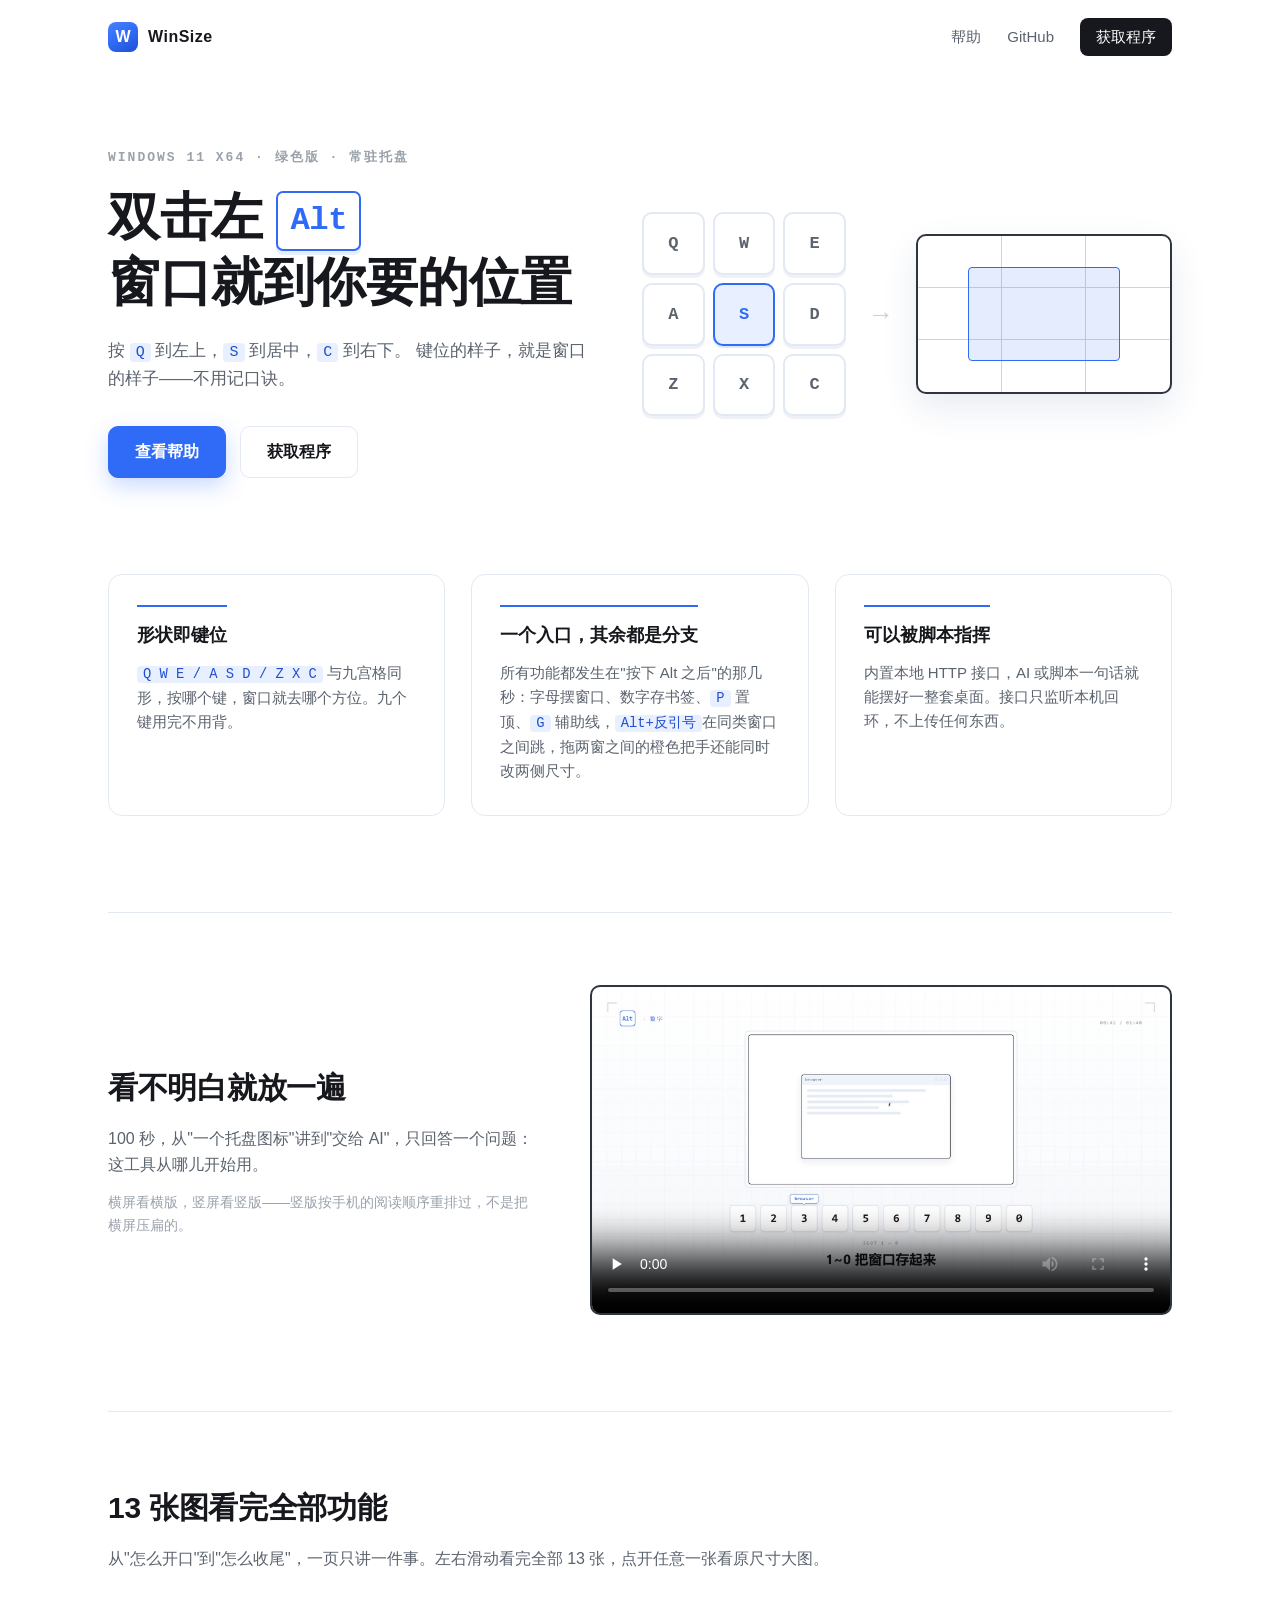
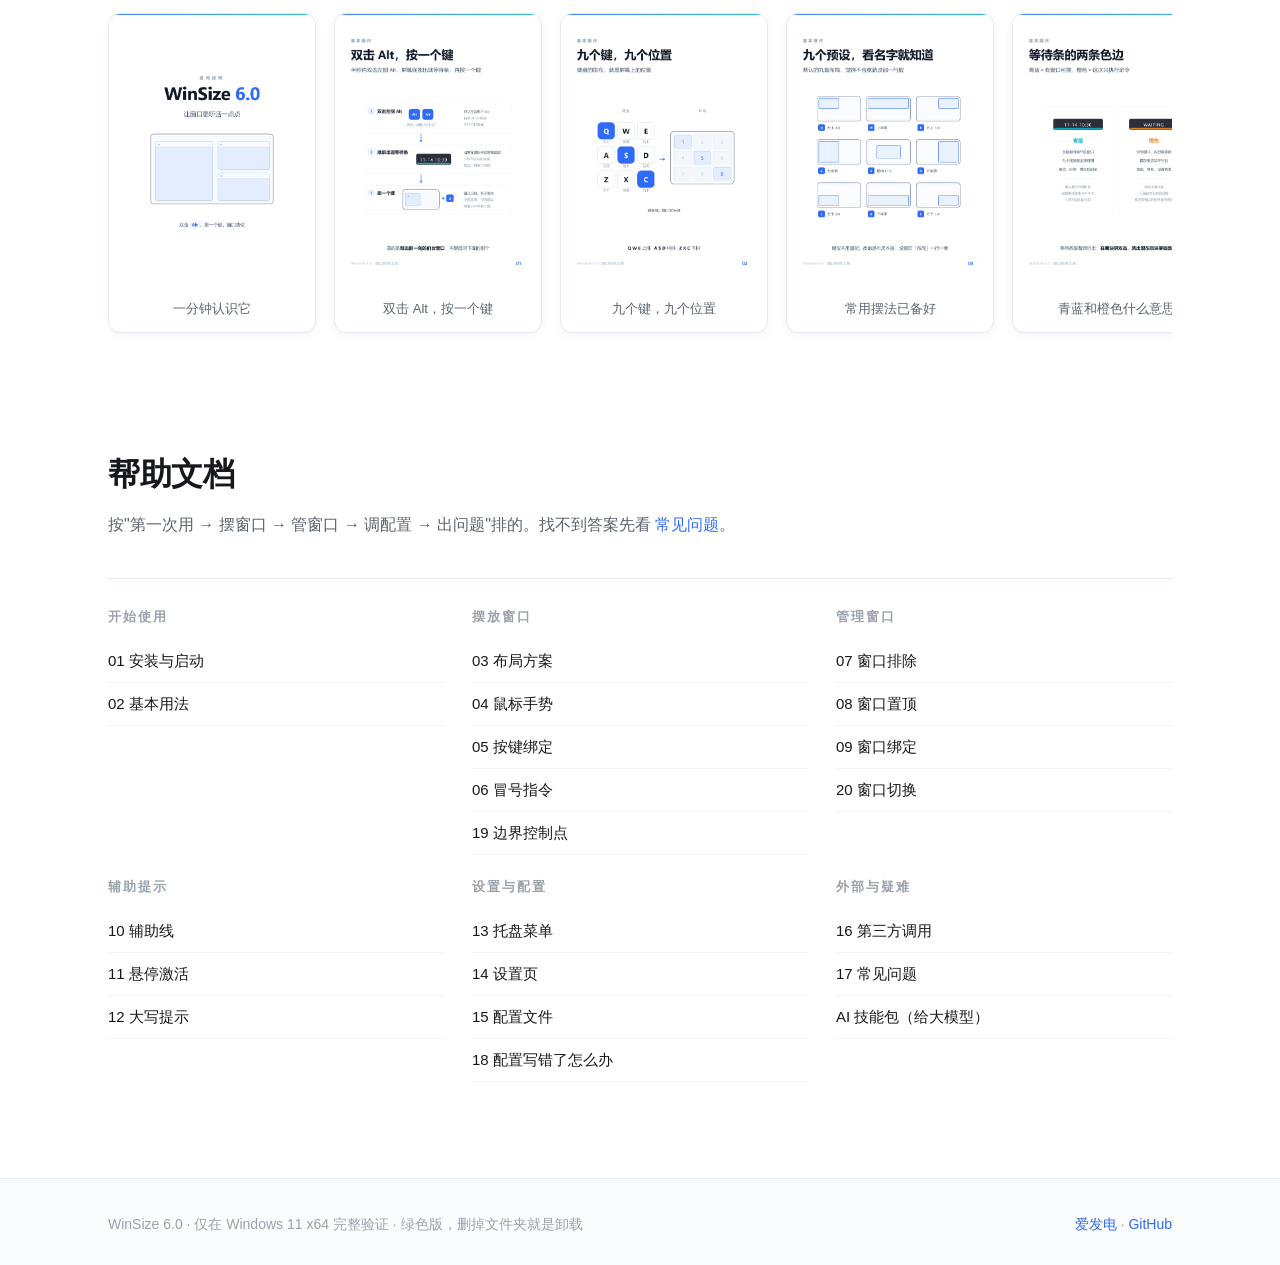
<file: index.html>
<!doctype html>
<html lang="zh-CN">
<head>
<meta charset="utf-8">
<meta name="viewport" content="width=device-width, initial-scale=1">
<title>WinSize — 双击左 Alt，窗口就到你要的位置</title>
<meta name="description" content="WinSize 是一个 Windows 窗口布局工具：双击左 Alt 进入等待态，按一个字母把当前窗口摆到预设位置。">
<link rel="stylesheet" href="./assets/site.css">
</head>
<body>

<header class="topbar">
  <a class="brand" href="./">
    <span class="mark">W</span>
    <span class="name">WinSize</span>
  </a>
  <nav>
    <a href="./help/">帮助</a>
    <a href="https://github.com/dmscode/WinSize" target="_blank" rel="noopener">GitHub</a>
    <a class="get" href="https://afdian.com/item/61ce0baae17711f1b21552540025c377" target="_blank" rel="noopener">获取程序</a>
  </nav>
</header>

<main>

  <!-- hero：一句话 + 键盘与屏幕的对应关系（这也是产品本身的结构） -->
  <section class="hero">
    <div class="hero-text">
      <p class="eyebrow">Windows 11 x64 · 绿色版 · 常驻托盘</p>
      <h1>双击左 <kbd>Alt</kbd><br>窗口就到你要的位置</h1>
      <p class="lead">
        按 <code>Q</code> 到左上，<code>S</code> 到居中，<code>C</code> 到右下。
        键位的样子，就是窗口的样子——不用记口诀。
      </p>
      <div class="actions">
        <a class="btn primary" href="./help/">查看帮助</a>
        <a class="btn" href="https://afdian.com/item/61ce0baae17711f1b21552540025c377" target="_blank" rel="noopener">获取程序</a>
      </div>
    </div>

    <div class="hero-demo" aria-hidden="true">
      <div class="pad">
        <span>Q</span><span>W</span><span>E</span>
        <span>A</span><span class="on">S</span><span>D</span>
        <span>Z</span><span>X</span><span>C</span>
      </div>
      <div class="link" aria-hidden="true">→</div>
      <div class="screen">
        <span></span><span></span><span></span>
        <span></span><span></span><span></span>
        <span></span><span></span><span></span>
        <!-- S 对应的是 Center 布局 `20|20|60|60`：一个 60% 的居中窗口，
             不是"中间那一格"。高亮必须按真实几何画，否则示意图和实际行为对不上。 -->
        <div class="win60"></div>
      </div>
    </div>
  </section>

  <!-- 三个卖点：只讲"和别的窗口工具不一样"的地方 -->
  <section class="features">
    <article>
      <h3>形状即键位</h3>
      <p><code>Q W E / A S D / Z X C</code> 与九宫格同形，按哪个键，窗口就去哪个方位。九个键用完不用背。</p>
    </article>
    <article>
      <h3>一个入口，其余都是分支</h3>
      <p>所有功能都发生在"按下 Alt 之后"的那几秒：字母摆窗口、数字存书签、<code>P</code> 置顶、<code>G</code> 辅助线，<code>Alt+反引号</code>在同类窗口之间跳，拖两窗之间的橙色把手还能同时改两侧尺寸。</p>
    </article>
    <article>
      <h3>可以被脚本指挥</h3>
      <p>内置本地 HTTP 接口，AI 或脚本一句话就能摆好一整套桌面。接口只监听本机回环，不上传任何东西。</p>
    </article>
  </section>

  <!-- 一段演示：横竖两版只放一个，按窗口宽高比二选一（见 site.css 的 aspect-ratio 断点）。
       两个都放进 DOM 但只显示一个：preload="none" 时未播放的那个不会发请求。 -->
  <section class="showcase">
    <div class="showcase-text">
      <h2>看不明白就放一遍</h2>
      <p>100 秒，从"一个托盘图标"讲到"交给 AI"，只回答一个问题：这工具从哪儿开始用。</p>
      <p class="muted">横屏看横版，竖屏看竖版——竖版按手机的阅读顺序重排过，不是把横屏压扁的。</p>
    </div>
    <div class="player">
      <video class="wide" src="./videos/winsize-6.0.mp4" poster="./assets/poster-wide.jpg" controls preload="none" playsinline></video>
      <video class="tall" src="./videos/winsize-6.0-tall.mp4" poster="./assets/poster-tall.jpg" controls preload="none" playsinline></video>
    </div>
  </section>

  <!-- 功能速览：13 张说明图合起来就是全部功能。做成横滚条而不是网格——
       十三张竖版图排成网格会把首页拉长一倍，横滑一次看完，点开看大图。 -->
  <section class="gallery">
    <div class="gallery-head">
      <h2>13 张图看完全部功能</h2>
      <p>从"怎么开口"到"怎么收尾"，一页只讲一件事。左右滑动看完全部 13 张，点开任意一张看原尺寸大图。</p>
    </div>
    <div class="strip">
      <a class="shot" href="./images/00-封面.png" target="_blank" rel="noopener">
        <img src="./images/00-封面.png" alt="说明图 00：封面" width="1242" height="1660">
        <span>一分钟认识它</span>
      </a>
      <a class="shot" href="./images/01-基本交互.png" target="_blank" rel="noopener">
        <img src="./images/01-基本交互.png" alt="说明图 01：双击 Alt，按一个键" loading="lazy" width="1242" height="1660">
        <span>双击 Alt，按一个键</span>
      </a>
      <a class="shot" href="./images/02-九宫格.png" target="_blank" rel="noopener">
        <img src="./images/02-九宫格.png" alt="说明图 02：九个键九个位置" loading="lazy" width="1242" height="1660">
        <span>九个键，九个位置</span>
      </a>
      <a class="shot" href="./images/03-常用摆法.png" target="_blank" rel="noopener">
        <img src="./images/03-常用摆法.png" alt="说明图 03：常用摆法" loading="lazy" width="1242" height="1660">
        <span>常用摆法已备好</span>
      </a>
      <a class="shot" href="./images/04-等待条.png" target="_blank" rel="noopener">
        <img src="./images/04-等待条.png" alt="说明图 04：青蓝与橙色两条边" loading="lazy" width="1242" height="1660">
        <span>青蓝和橙色什么意思</span>
      </a>
      <a class="shot" href="./images/05-轻点九宫格.png" target="_blank" rel="noopener">
        <img src="./images/05-轻点九宫格.png" alt="说明图 05：Alt 加右键轻点" loading="lazy" width="1242" height="1660">
        <span>Alt + 右键轻点</span>
      </a>
      <a class="shot" href="./images/06-拖动框选.png" target="_blank" rel="noopener">
        <img src="./images/06-拖动框选.png" alt="说明图 06：拖动框选" loading="lazy" width="1242" height="1660">
        <span>拖一个框</span>
      </a>
      <a class="shot" href="./images/07-接缝拖拽.png" target="_blank" rel="noopener">
        <img src="./images/07-接缝拖拽.png" alt="说明图 07：拖两窗之间的把手" loading="lazy" width="1242" height="1660">
        <span>拖两窗之间的把手</span>
      </a>
      <a class="shot" href="./images/08-布局规则.png" target="_blank" rel="noopener">
        <img src="./images/08-布局规则.png" alt="说明图 08：布局写成一行" loading="lazy" width="1242" height="1660">
        <span>布局写成一行字</span>
      </a>
      <a class="shot" href="./images/09-其余能力.png" target="_blank" rel="noopener">
        <img src="./images/09-其余能力.png" alt="说明图 09：置顶、绑定、辅助线等" loading="lazy" width="1242" height="1660">
        <span>置顶、绑定、辅助线</span>
      </a>
      <a class="shot" href="./images/10-设置页.png" target="_blank" rel="noopener">
        <img src="./images/10-设置页.png" alt="说明图 10：设置页在浏览器里" loading="lazy" width="1242" height="1660">
        <span>设置页在浏览器里开</span>
      </a>
      <a class="shot" href="./images/11-外部接入.png" target="_blank" rel="noopener">
        <img src="./images/11-外部接入.png" alt="说明图 11：脚本与 AI 也能调" loading="lazy" width="1242" height="1660">
        <span>脚本和 AI 也能调</span>
      </a>
      <a class="shot" href="./images/12-速查表.png" target="_blank" rel="noopener">
        <img src="./images/12-速查表.png" alt="说明图 12：速查表" loading="lazy" width="1242" height="1660">
        <span>一页速查表</span>
      </a>
    </div>
  </section>

  <!-- 帮助目录：与 help/README.md 的五组一致 -->
  <section class="docs">
    <div class="docs-head">
      <h2>帮助文档</h2>
      <p>按"第一次用 → 摆窗口 → 管窗口 → 调配置 → 出问题"排的。找不到答案先看 <a href="./help/#/17-常见问题">常见问题</a>。</p>
    </div>

    <div class="doc-grid">
      <div class="doc-col">
        <h4>开始使用</h4>
        <a href="./help/#/01-安装与启动">01 安装与启动</a>
        <a href="./help/#/02-基本用法">02 基本用法</a>
      </div>
      <div class="doc-col">
        <h4>摆放窗口</h4>
        <a href="./help/#/03-布局方案">03 布局方案</a>
        <a href="./help/#/04-鼠标手势">04 鼠标手势</a>
        <a href="./help/#/05-按键绑定">05 按键绑定</a>
        <a href="./help/#/06-冒号指令">06 冒号指令</a>
        <a href="./help/#/19-边界控制点">19 边界控制点</a>
      </div>
      <div class="doc-col">
        <h4>管理窗口</h4>
        <a href="./help/#/07-窗口排除">07 窗口排除</a>
        <a href="./help/#/08-窗口置顶">08 窗口置顶</a>
        <a href="./help/#/09-窗口绑定">09 窗口绑定</a>
        <a href="./help/#/20-窗口切换">20 窗口切换</a>
      </div>
      <div class="doc-col">
        <h4>辅助提示</h4>
        <a href="./help/#/10-辅助线">10 辅助线</a>
        <a href="./help/#/11-悬停激活">11 悬停激活</a>
        <a href="./help/#/12-大写提示">12 大写提示</a>
      </div>
      <div class="doc-col">
        <h4>设置与配置</h4>
        <a href="./help/#/13-托盘菜单">13 托盘菜单</a>
        <a href="./help/#/14-设置页">14 设置页</a>
        <a href="./help/#/15-配置文件">15 配置文件</a>
        <a href="./help/#/18-配置写错了怎么办">18 配置写错了怎么办</a>
      </div>
      <div class="doc-col">
        <h4>外部与疑难</h4>
        <a href="./help/#/16-第三方调用">16 第三方调用</a>
        <a href="./help/#/17-常见问题">17 常见问题</a>
        <!-- 不是帮助文档，是给大模型看的技能包；指向公开仓库，那边可以直接下载 -->
        <a href="https://github.com/dmscode/WinSize/tree/master/skills/winsize">AI 技能包（给大模型）</a>
      </div>
    </div>  </section>

</main>

<footer>
  <div class="foot-inner">
    <p>WinSize 6.0 · 仅在 Windows 11 x64 完整验证 · 绿色版，删掉文件夹就是卸载</p>
    <p><a href="https://afdian.com/item/61ce0baae17711f1b21552540025c377" target="_blank" rel="noopener">爱发电</a> · <a href="https://github.com/dmscode/WinSize" target="_blank" rel="noopener">GitHub</a></p>
  </div>
</footer>

</body>
</html>
</file>
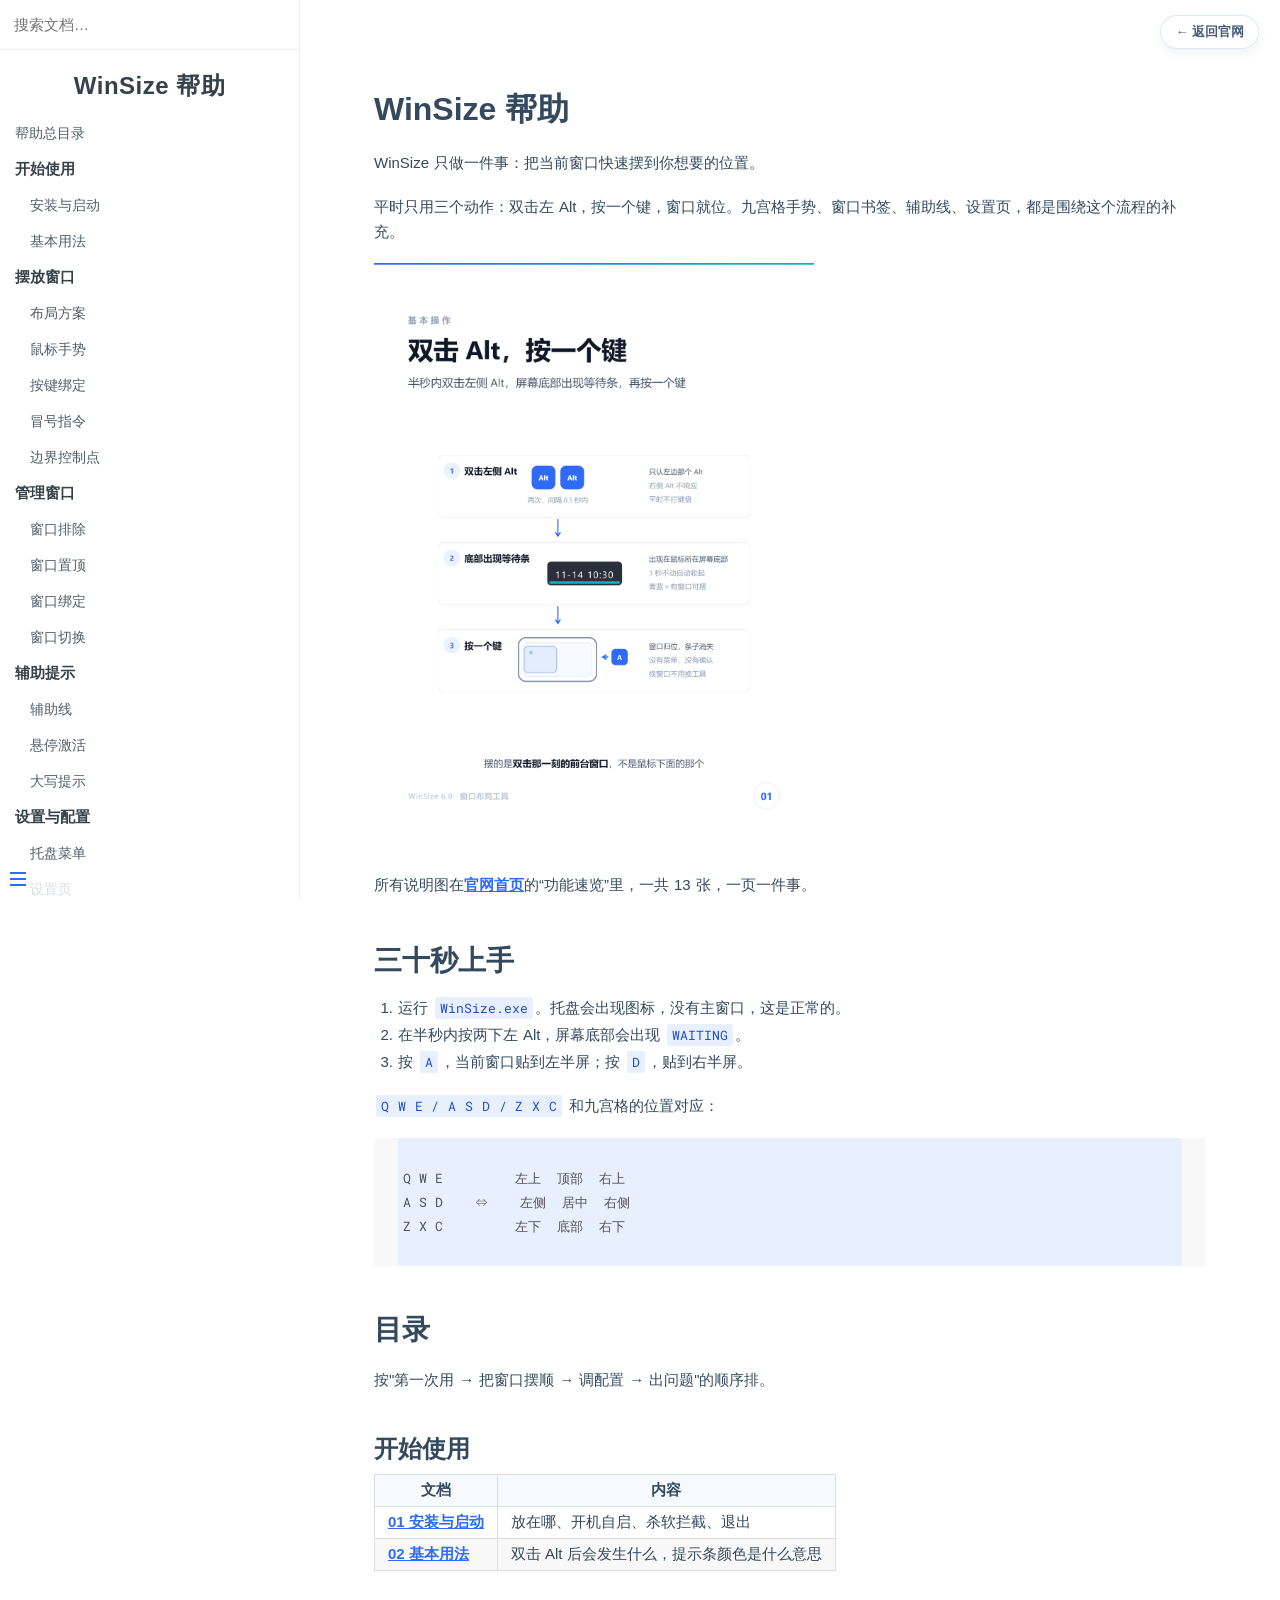
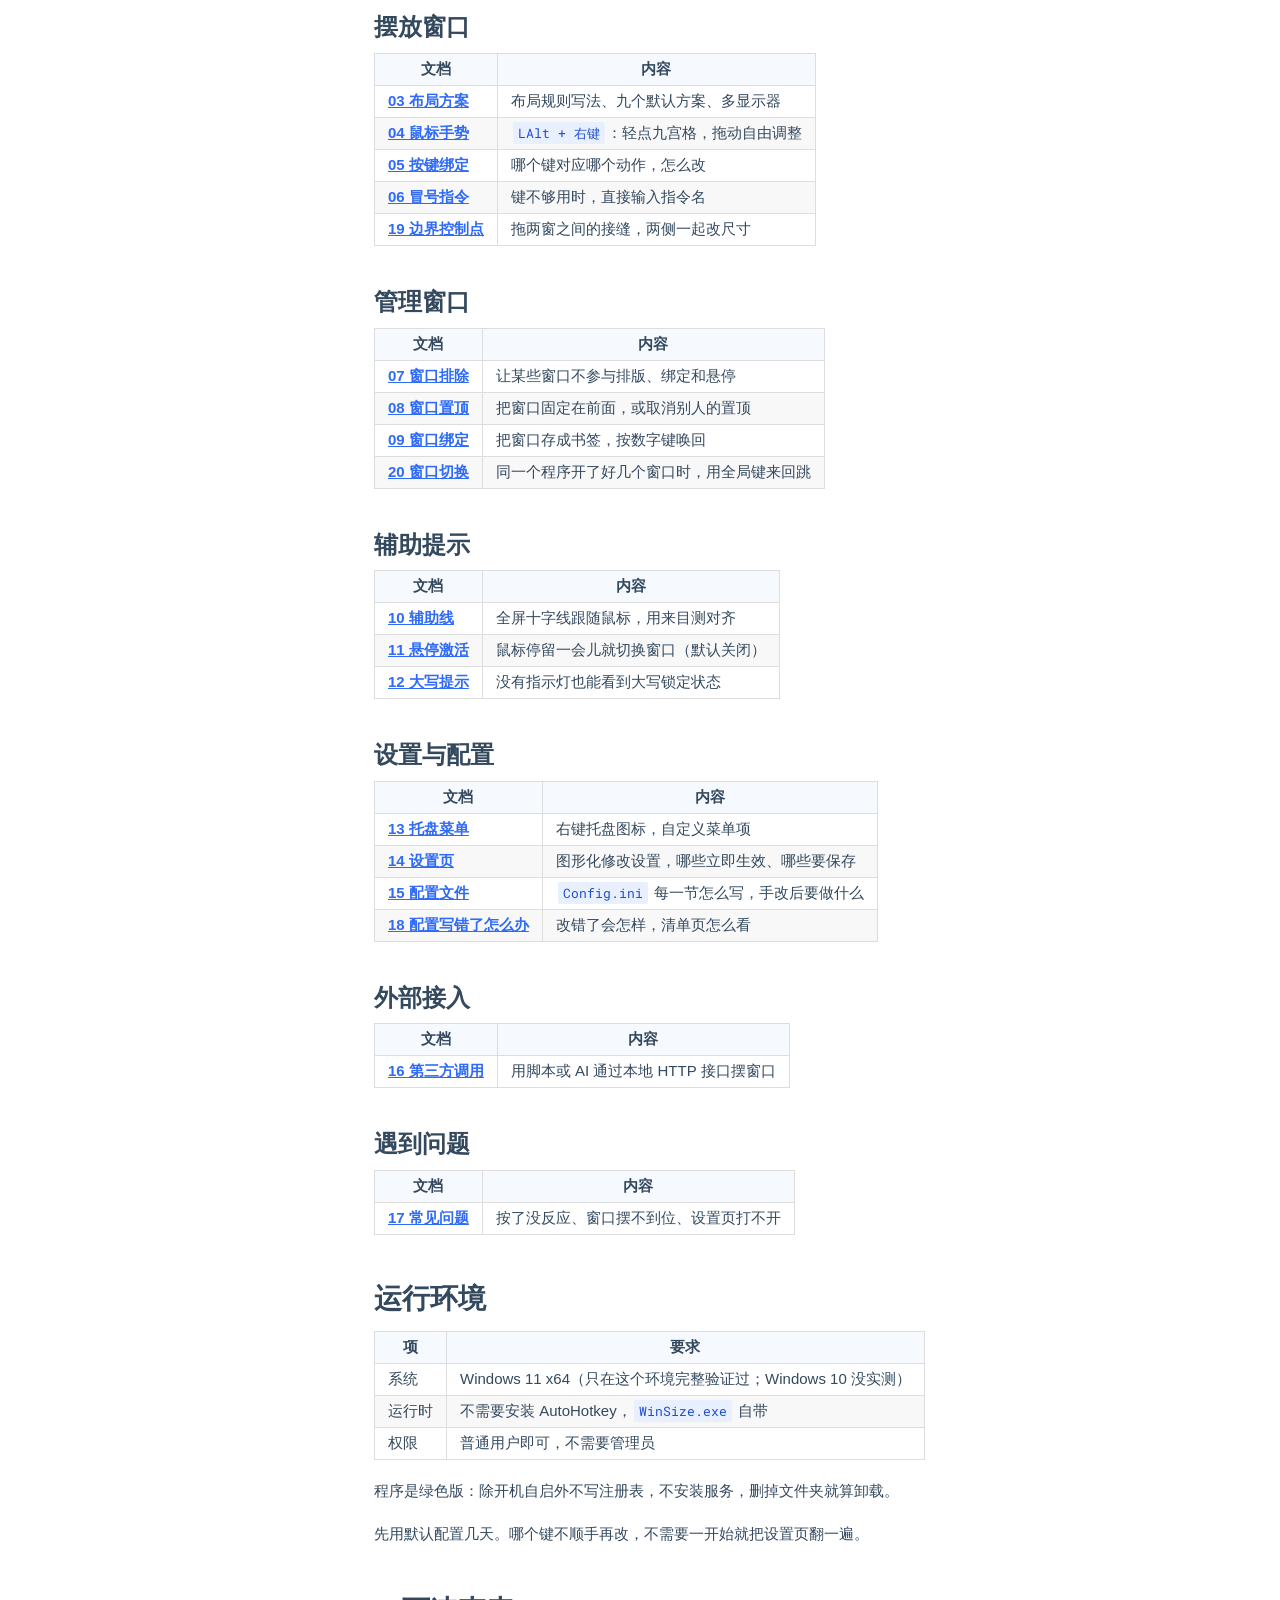
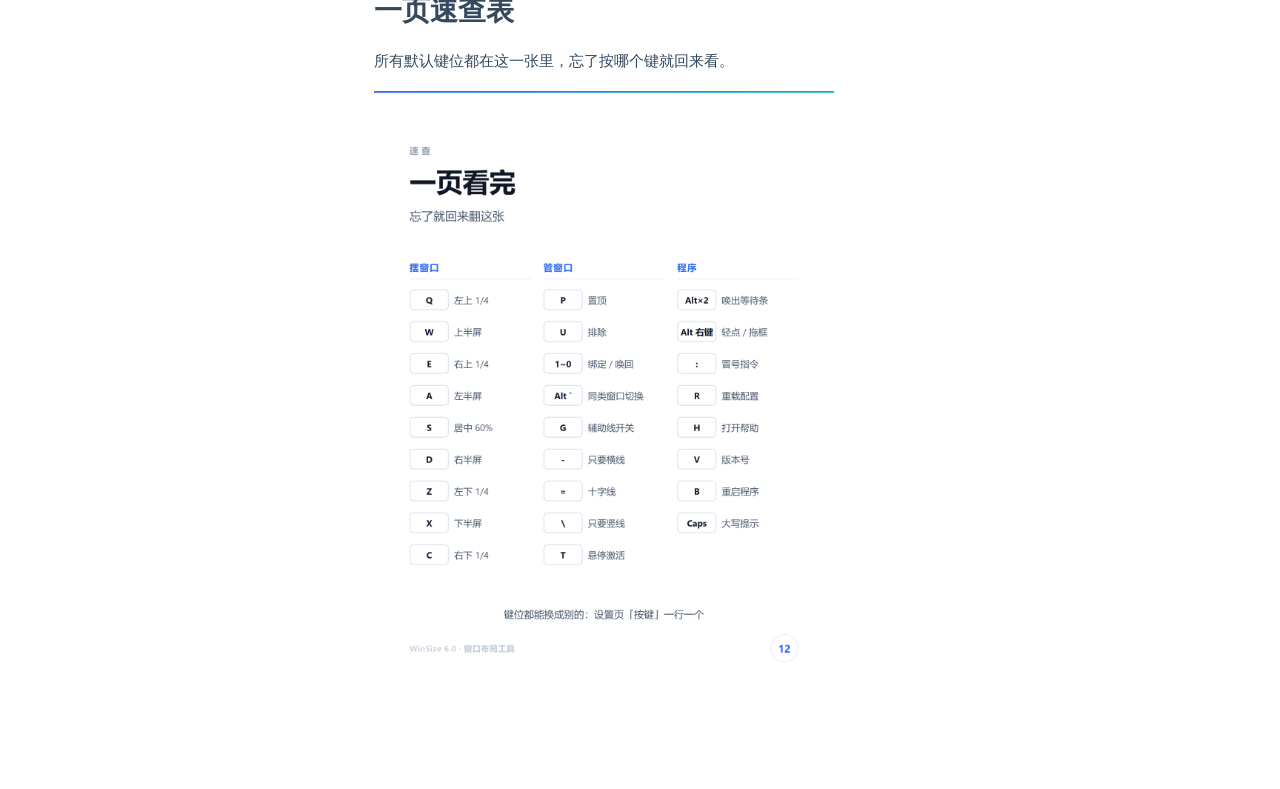
<file: help/index.html>
<!doctype html>
<html lang="zh-CN">
<head>
<meta charset="utf-8">
<meta name="viewport" content="width=device-width, initial-scale=1">
<title>WinSize 帮助</title>
<meta name="description" content="WinSize 使用帮助：安装、布局、鼠标手势、按键绑定、配置与第三方调用。">
<link rel="stylesheet" href="../assets/vue.css">
<style>
  /* 只覆盖必要的几处：字体、主色、侧边栏宽度。其余交给 docsify 的 vue 主题 */
  :root {
    --theme-color: #2F6BF6;
    --sidebar-width: 17rem;
  }
  body {
    font-family: "Segoe UI", "Microsoft YaHei", -apple-system, sans-serif;
    -webkit-font-smoothing: antialiased;
  }
  .sidebar { padding-top: 24px; }
  .sidebar .app-name-link { font-weight: 700; letter-spacing: .5px; }
  .sidebar-nav { line-height: 1.9; }
  .markdown-section { max-width: 920px; padding: 28px 44px 80px; }
  .markdown-section h1, .markdown-section h2, .markdown-section h3 { font-weight: 700; }
  .markdown-section code { background: #E8EFFF; color: #1F4FD0; }
  .markdown-section table th { background: #F6F9FE; }
  /* 顶部那条进度条与侧边栏开关在浅色下太淡 */
  .progress { background-color: #2F6BF6 !important; }
  /* 返回官网放在 #app 外面：docsify 会接管 .sidebar-nav 里的所有链接，
     `../` 这种不带 .md 的相对地址会被当成文档路由而不是跳转。
     普通 <a> 写在挂载点之外，就不经过渲染器，行为可预期。 */
  .back-home {
    position: fixed; right: 22px; top: 16px; z-index: 30;
    padding: 7px 14px; border-radius: 999px;
    font-size: 13px; font-weight: 600; text-decoration: none;
    color: #4A5D7A; background: #FFFFFF;
    box-shadow: 0 0 0 1px #E2E9F3, 0 4px 12px rgba(31, 58, 120, .08);
    transition: color .15s, box-shadow .15s;
  }
  .back-home:hover { color: #2F6BF6; box-shadow: 0 0 0 1px #C9DAF6, 0 6px 16px rgba(47, 107, 246, .14); }
</style>
</head>
<body>

<a class="back-home" href="../">← 返回官网</a>
<div id="app">加载中…</div>

<script>
  window.$docsify = {
    name: 'WinSize 帮助',
    loadSidebar: true,
    subMaxLevel: 2,
    maxLevel: 3,
    homepage: 'README.md',
    // 目录不存在时的兜底，避免点了旧链接看到一片空白
    notFoundPage: { _: '没有这一页。回到 [帮助目录](README.md)，或从左侧挑一篇。' },
    search: {
      placeholder: '搜索文档…',
      noData: '没有找到相关内容',
      depth: 3,
    },
  }
</script>

<script src="../assets/docsify.min.js"></script>
<script src="../assets/search.min.js"></script>

</body>
</html>
</file>
<file: assets/site.css>
/* ------------------------------------------------------------------
   WinSize 官网页样式
   配色与说明图、宣传片同源（浅色精密风）：白底、蓝色主色、黄色只用于
   "当前动作"。不做粒子、不做发光——浅色底的科技感来自对齐与留白。
   ------------------------------------------------------------------ */

* { margin: 0; padding: 0; box-sizing: border-box; }

:root {
  --ink: #16181D;
  --body: #5B636E;
  --mute: #9AA2AC;
  --faint: #C9D2DF;
  --line: #E3E9F2;
  --brand: #2F6BF6;
  --brand-deep: #1F4FD0;
  --brand-soft: #E8EFFF;
  --accent: #FFC24B;
  --edge: #2E3440;
}

html { scroll-behavior: smooth; }

body {
  font-family: "Segoe UI", "Microsoft YaHei", -apple-system, sans-serif;
  color: var(--ink);
  background: #FFFFFF;
  -webkit-font-smoothing: antialiased;
  line-height: 1.6;
}

a { color: var(--brand); text-decoration: none; }
a:hover { text-decoration: underline; }

code, kbd, .mono { font-family: Consolas, "SF Mono", monospace; }

code {
  background: var(--brand-soft); color: var(--brand-deep);
  padding: 1px 6px; border-radius: 4px; font-size: 0.92em;
}

kbd {
  display: inline-block; padding: 2px 10px; border-radius: 7px;
  border: 2px solid var(--brand); background: #FFFFFF; color: var(--brand);
  font-size: 0.78em; font-weight: 700; line-height: 1.5;
  box-shadow: 0 3px 0 var(--brand-soft);
}

/* ---------------------------------------------------------------- 顶栏 */

.topbar {
  position: sticky; top: 0; z-index: 20;
  display: flex; align-items: center; justify-content: space-between;
  max-width: 1120px; margin: 0 auto; padding: 18px 28px;
  background: rgba(255, 255, 255, 0.86);
  backdrop-filter: saturate(180%) blur(12px);
  border-bottom: 1px solid transparent;
}
.topbar .brand { display: flex; align-items: center; gap: 10px; color: var(--ink); }
.topbar .brand:hover { text-decoration: none; }
.topbar .mark {
  width: 30px; height: 30px; border-radius: 8px;
  background: linear-gradient(150deg, #4C81FF, var(--brand) 50%, var(--brand-deep));
  color: #FFF; font-weight: 700; font-size: 16px;
  display: flex; align-items: center; justify-content: center;
}
.topbar .name { font-weight: 700; letter-spacing: 0.5px; }

.topbar nav { display: flex; align-items: center; gap: 26px; font-size: 15px; }
.topbar nav a { color: var(--body); }
.topbar nav a:hover { color: var(--ink); text-decoration: none; }
.topbar nav .get {
  padding: 7px 16px; border-radius: 8px; background: var(--ink); color: #FFF;
}
.topbar nav .get:hover { background: #000; }

/* ---------------------------------------------------------------- 通用 */

main { max-width: 1120px; margin: 0 auto; padding: 0 28px; }

.btn {
  display: inline-flex; align-items: center; gap: 8px;
  padding: 12px 26px; border-radius: 10px; font-size: 16px; font-weight: 600;
  border: 1.5px solid var(--line); color: var(--ink); background: #FFF;
  transition: border-color .18s, transform .18s;
}
.btn:hover { text-decoration: none; border-color: var(--faint); }
.btn.primary {
  background: var(--brand); border-color: var(--brand); color: #FFF;
  box-shadow: 0 8px 22px rgba(47, 107, 246, 0.26);
}
.btn.primary:hover { background: var(--brand-deep); border-color: var(--brand-deep); }

/* ---------------------------------------------------------------- hero */

.hero {
  display: grid; grid-template-columns: 1.05fr 0.95fr; gap: 56px;
  align-items: center; padding: 76px 0 96px;
}

.eyebrow {
  font: 600 13px/1 Consolas, monospace; letter-spacing: 2px;
  color: var(--mute); text-transform: uppercase; margin-bottom: 22px;
}

.hero h1 {
  font-size: 52px; line-height: 1.22; letter-spacing: -0.5px;
  font-weight: 700;
}
.hero h1 kbd {
  font-size: 0.62em; padding: 4px 12px; vertical-align: 6px;
  box-shadow: 0 4px 0 var(--brand-soft);
}

.lead {
  margin-top: 22px; font-size: 17px; color: var(--body); max-width: 30em;
}
.lead code { font-size: 15px; }

.actions { margin-top: 34px; display: flex; gap: 14px; flex-wrap: wrap; }

/* 键盘与屏幕的对应：这一块就是产品结构本身，不放装饰图 */
.hero-demo {
  display: flex; align-items: center; justify-content: center; gap: 22px;
}

.pad, .screen {
  display: grid; grid-template-columns: repeat(3, 1fr); gap: 8px;
}
.pad { width: 204px; }
.pad span {
  aspect-ratio: 1; display: flex; align-items: center; justify-content: center;
  background: #FFF; border: 2px solid var(--line); border-radius: 10px;
  font: 700 17px/1 Consolas, monospace; color: var(--body);
  box-shadow: 0 3px 0 #EEF2F8;
}
.pad span.on {
  background: var(--brand-soft); border-color: var(--brand); color: var(--brand);
  box-shadow: 0 2px 0 rgba(47, 107, 246, 0.18);
}

/* 中间不用三根线：并排两个九宫格已经能看出"同形"，一个箭头足够，
   线多了反而像接线图 */
.link {
  font-size: 26px; line-height: 1; color: var(--faint);
  font-weight: 300; user-select: none;
}

.screen {
  width: 256px; aspect-ratio: 16 / 10;
  grid-template-rows: repeat(3, 1fr); gap: 0;
  border: 2px solid var(--edge); border-radius: 10px; overflow: hidden;
  background: #FFF; box-shadow: 0 14px 34px rgba(31, 58, 120, 0.10);
}
.screen span { border-right: 1.5px solid #C6D5EA; border-bottom: 1.5px solid #C6D5EA; }
.screen span:nth-child(3n) { border-right: 0; }
.screen span:nth-child(n + 7) { border-bottom: 0; }
.screen span.on { background: var(--brand-soft); }
/* 居中 60% 的窗口：按 `20sw|20sh|60sw|60sh` 的实际比例画 */
.screen { position: relative; }
.win60 {
  position: absolute; left: 20%; top: 20%; width: 60%; height: 60%;
  background: rgba(47, 107, 246, 0.13);
  border: 1.5px solid var(--brand); border-radius: 4px;
}

/* ---------------------------------------------------------------- 卖点 */

.features {
  display: grid; grid-template-columns: repeat(3, 1fr); gap: 26px;
  padding: 0 0 96px;
}
.features article {
  padding: 30px 28px 32px; border-radius: 14px;
  border: 1.5px solid var(--line); background: #FFF;
}
.features h3 {
  font-size: 18px; font-weight: 700; margin-bottom: 12px;
  padding-top: 14px; border-top: 2px solid var(--brand); display: inline-block;
}
.features p { font-size: 15px; color: var(--body); }

/* ---------------------------------------------------------------- 文档 */

.docs { padding: 0 0 96px; }
.docs-head { max-width: 46em; margin-bottom: 40px; }
.docs-head h2 { font-size: 32px; font-weight: 700; letter-spacing: -0.3px; }
.docs-head p { margin-top: 12px; color: var(--body); font-size: 16px; }

.doc-grid {
  display: grid; grid-template-columns: repeat(3, 1fr); gap: 26px 28px;
  padding-top: 32px; border-top: 1px solid var(--line);
}
.doc-col h4 {
  font: 600 13px/1 Consolas, monospace; letter-spacing: 2px;
  color: var(--mute); text-transform: uppercase; margin-bottom: 16px;
}
.doc-col a {
  display: block; padding: 9px 0; font-size: 15px; color: var(--ink);
  border-bottom: 1px solid #F2F5FA;
}
.doc-col a:hover { color: var(--brand); text-decoration: none; }

/* ---------------------------------------------------------------- 演示 */

.showcase {
  display: grid; grid-template-columns: 0.85fr 1.15fr; gap: 52px;
  align-items: center; padding: 72px 0 96px;
  border-top: 1px solid var(--line);
}
.showcase h2 { font-size: 30px; font-weight: 700; letter-spacing: -0.3px; }
.showcase p { margin-top: 14px; color: var(--body); font-size: 16px; }
.showcase .muted { color: var(--mute); font-size: 14px; }

/* 只放一个视频：横窗口给横版，竖窗口给竖版。
   原先两个并排（100% + 34%）宽度加起来超过网格列，溢出压到左边文字上。
   min-width: 0 是防 flex/grid 子项按内容撑宽的老问题。 */
.player { display: flex; justify-content: center; min-width: 0; }
.player video {
  width: 100%; height: auto; border-radius: 10px; background: #000;
  border: 2px solid var(--edge);
}
.player .tall { display: none; }

/* 窗口比 1:1 还窄（手机竖屏、窄分屏）→ 换竖版。
   用 aspect-ratio 而不是宽度断点：要判断的是"窗口是竖的"，不是"窗口有多窄"。 */
@media (max-aspect-ratio: 1/1) {
  .player .wide { display: none; }
  /* 高度要封顶：竖版在"宽但高"的窗口里（如把浏览器拉成 1440×2000）会高得压过整页。
     68vh 管手机，640px 管桌面高窗口，取小者。 */
  .player .tall { display: block; width: auto; max-width: 100%; max-height: min(68vh, 640px); }
}

/* ---------------------------------------------------------------- 功能速览 */

.gallery { padding: 72px 0 96px; border-top: 1px solid var(--line); }
.gallery-head { max-width: 46em; margin-bottom: 36px; }
.gallery-head h2 { font-size: 30px; font-weight: 700; letter-spacing: -0.3px; }
.gallery-head p { margin-top: 14px; color: var(--body); font-size: 16px; }

/* 横滚条：13 张竖版图排成网格会把页面拉长一倍，横滑一次看完。
   scroll-snap 让松手后停在整张图上，不会半张卡在边上。 */
.strip {
  display: flex; gap: 18px; overflow-x: auto; padding: 6px 4px 20px;
  scroll-snap-type: x mandatory; scrollbar-width: thin;
}
.strip::-webkit-scrollbar { height: 8px; }
.strip::-webkit-scrollbar-thumb { background: var(--faint); border-radius: 4px; }

.shot {
  flex: 0 0 auto; width: 208px; scroll-snap-align: start;
  border: 1px solid var(--line); border-radius: 12px; overflow: hidden;
  background: #FFF; box-shadow: 0 2px 10px rgba(22, 24, 29, 0.05);
  transition: transform .18s, box-shadow .18s, border-color .18s;
}
.shot:hover {
  text-decoration: none; border-color: var(--brand); transform: translateY(-3px);
  box-shadow: 0 10px 24px rgba(47, 107, 246, 0.16);
}
.shot img { display: block; width: 100%; height: auto; }
.shot span { display: block; padding: 10px 12px 12px; font-size: 13px; text-align: center; color: var(--body); }

/* ---------------------------------------------------------------- 页脚 */

footer {
  border-top: 1px solid var(--line); background: #FBFCFE;
}
.foot-inner {
  max-width: 1120px; margin: 0 auto; padding: 34px 28px;
  display: flex; justify-content: space-between; gap: 20px; flex-wrap: wrap;
  font-size: 14px; color: var(--mute);
}

/* ---------------------------------------------------------------- 窄屏 */

@media (max-width: 980px) {
  .hero { grid-template-columns: 1fr; gap: 44px; padding: 52px 0 72px; }
  .hero h1 { font-size: 40px; }
  .hero-demo { justify-content: flex-start; }
  .features { grid-template-columns: 1fr; gap: 16px; padding-bottom: 72px; }
  .doc-grid { grid-template-columns: repeat(2, 1fr); gap: 20px 28px; }
  .showcase { grid-template-columns: 1fr; gap: 32px; }
  .player video { max-width: 620px; }
  /* 横滚条在窄屏上反而更好用，只把卡片收窄一档，一屏露出两张半。 */
  .gallery { padding: 56px 0 76px; }
  .shot { width: 176px; }
}

@media (max-width: 600px) {
  .topbar { padding: 14px 20px; }
  .topbar nav { gap: 16px; font-size: 14px; }
  .topbar nav a:first-child { display: none; }
  main { padding: 0 20px; }
  .hero h1 { font-size: 32px; }
  .lead { font-size: 16px; }
  /* 手机竖屏只有 ~350px 可用宽，键盘(160) + 箭头 + 屏幕(196) 装不下，
     会把整列撑宽导致横向滚动（390 宽实测溢出 52px）。按比例缩一档。 */
  .hero-demo { gap: 10px; }
  .pad { width: 132px; }
  .pad span { font-size: 14px; border-width: 1.5px; border-radius: 8px; }
  .link { font-size: 18px; }
  .screen { width: 168px; }
  .doc-grid { grid-template-columns: 1fr; }
  .foot-inner { flex-direction: column; gap: 8px; }
}
</file>
<file: assets/vue.css>
@import url("https://fonts.googleapis.com/css?family=Roboto+Mono|Source+Sans+Pro:300,400,600");*{-webkit-font-smoothing:antialiased;-webkit-overflow-scrolling:touch;-webkit-tap-highlight-color:rgba(0,0,0,0);-webkit-text-size-adjust:none;-webkit-touch-callout:none;box-sizing:border-box}body:not(.ready){overflow:hidden}body:not(.ready) .app-nav,body:not(.ready)>nav,body:not(.ready) [data-cloak]{display:none}div#app{font-size:30px;font-weight:lighter;margin:40vh auto;text-align:center}div#app:empty:before{content:"Loading..."}img.emoji{height:1.2em}img.emoji,span.emoji{vertical-align:middle}span.emoji{font-family:Apple Color Emoji,Segoe UI Emoji,Segoe UI Symbol,Noto Color Emoji;font-size:1.2em}.progress{background-color:#42b983;background-color:var(--theme-color,#42b983);height:2px;left:0;position:fixed;right:0;top:0;transition:width .2s,opacity .4s;width:0;z-index:999999}.search .search-keyword,.search a:hover{color:#42b983;color:var(--theme-color,#42b983)}.search .search-keyword{font-style:normal;font-weight:700}body,html{height:100%}body{-moz-osx-font-smoothing:grayscale;-webkit-font-smoothing:antialiased;color:#34495e;font-family:Source Sans Pro,Helvetica Neue,Arial,sans-serif;font-size:15px;letter-spacing:0;margin:0;overflow-x:hidden}img{max-width:100%}a[disabled]{cursor:not-allowed;opacity:.6}kbd{border:1px solid #ccc;border-radius:3px;display:inline-block;font-size:12px!important;line-height:12px;margin-bottom:3px;padding:3px 5px;vertical-align:middle}li input[type=checkbox]{margin:0 .2em .25em 0;vertical-align:middle}.app-nav{margin:25px 60px 0 0;position:absolute;right:0;text-align:right;z-index:10}.app-nav.no-badge{margin-right:25px}.app-nav p{margin:0}.app-nav>a{margin:0 1rem;padding:5px 0}.app-nav li,.app-nav ul{display:inline-block;list-style:none;margin:0}.app-nav a{color:inherit;font-size:16px;text-decoration:none;transition:color .3s}.app-nav a.active,.app-nav a:hover{color:#42b983;color:var(--theme-color,#42b983)}.app-nav a.active{border-bottom:2px solid #42b983;border-bottom:2px solid var(--theme-color,#42b983)}.app-nav li{display:inline-block;margin:0 1rem;padding:5px 0;position:relative;cursor:pointer}.app-nav li ul{background-color:#fff;border:1px solid;border-color:#ddd #ddd #ccc;border-radius:4px;box-sizing:border-box;display:none;max-height:calc(100vh - 61px);overflow-y:auto;padding:10px 0;position:absolute;right:-15px;text-align:left;top:100%;white-space:nowrap}.app-nav li ul li{display:block;font-size:14px;line-height:1rem;margin:8px 14px;white-space:nowrap}.app-nav li ul a{display:block;font-size:inherit;margin:0;padding:0}.app-nav li ul a.active{border-bottom:0}.app-nav li:hover ul{display:block}.github-corner{border-bottom:0;position:fixed;right:0;text-decoration:none;top:0;z-index:1}.github-corner:hover .octo-arm{animation:octocat-wave .56s ease-in-out}.github-corner svg{color:#fff;fill:#42b983;fill:var(--theme-color,#42b983);height:80px;width:80px}main{display:block;position:relative;width:100vw;height:100%;z-index:0}main.hidden{display:none}.anchor{display:inline-block;text-decoration:none;transition:all .3s}.anchor span{color:#34495e}.anchor:hover{text-decoration:underline}.sidebar{border-right:1px solid rgba(0,0,0,.07);overflow-y:auto;padding:40px 0 0;position:absolute;top:0;bottom:0;left:0;transition:transform .25s ease-out;width:300px;z-index:20}.sidebar>h1{margin:0 auto 1rem;font-size:1.5rem;font-weight:300;text-align:center}.sidebar>h1 a{color:inherit;text-decoration:none}.sidebar>h1 .app-nav{display:block;position:static}.sidebar .sidebar-nav{line-height:2em;padding-bottom:40px}.sidebar li.collapse .app-sub-sidebar{display:none}.sidebar ul{margin:0 0 0 15px;padding:0}.sidebar li>p{font-weight:700;margin:0}.sidebar ul,.sidebar ul li{list-style:none}.sidebar ul li a{border-bottom:none;display:block}.sidebar ul li ul{padding-left:20px}.sidebar::-webkit-scrollbar{width:4px}.sidebar::-webkit-scrollbar-thumb{background:transparent;border-radius:4px}.sidebar:hover::-webkit-scrollbar-thumb{background:hsla(0,0%,53.3%,.4)}.sidebar:hover::-webkit-scrollbar-track{background:hsla(0,0%,53.3%,.1)}.sidebar-toggle{background-color:transparent;background-color:hsla(0,0%,100%,.8);border:0;outline:none;padding:10px;position:absolute;bottom:0;left:0;text-align:center;transition:opacity .3s;width:284px;z-index:30;cursor:pointer}.sidebar-toggle:hover .sidebar-toggle-button{opacity:.4}.sidebar-toggle span{background-color:#42b983;background-color:var(--theme-color,#42b983);display:block;margin-bottom:4px;width:16px;height:2px}body.sticky .sidebar,body.sticky .sidebar-toggle{position:fixed}.content{padding-top:60px;position:absolute;top:0;right:0;bottom:0;left:300px;transition:left .25s ease}.markdown-section{margin:0 auto;max-width:80%;padding:30px 15px 40px;position:relative}.markdown-section>*{box-sizing:border-box;font-size:inherit}.markdown-section>:first-child{margin-top:0!important}.markdown-section hr{border:none;border-bottom:1px solid #eee;margin:2em 0}.markdown-section iframe{border:1px solid #eee;width:1px;min-width:100%}.markdown-section table{border-collapse:collapse;border-spacing:0;display:block;margin-bottom:1rem;overflow:auto;width:100%}.markdown-section th{font-weight:700}.markdown-section td,.markdown-section th{border:1px solid #ddd;padding:6px 13px}.markdown-section tr{border-top:1px solid #ccc}.markdown-section p.tip,.markdown-section tr:nth-child(2n){background-color:#f8f8f8}.markdown-section p.tip{border-bottom-right-radius:2px;border-left:4px solid #f66;border-top-right-radius:2px;margin:2em 0;padding:12px 24px 12px 30px;position:relative}.markdown-section p.tip:before{background-color:#f66;border-radius:100%;color:#fff;content:"!";font-family:Dosis,Source Sans Pro,Helvetica Neue,Arial,sans-serif;font-size:14px;font-weight:700;left:-12px;line-height:20px;position:absolute;height:20px;width:20px;text-align:center;top:14px}.markdown-section p.tip code{background-color:#efefef}.markdown-section p.tip em{color:#34495e}.markdown-section p.warn{background:rgba(66,185,131,.1);border-radius:2px;padding:1rem}.markdown-section ul.task-list>li{list-style-type:none}body.close .sidebar{transform:translateX(-300px)}body.close .sidebar-toggle{width:auto}body.close .content{left:0}@media print{.app-nav,.github-corner,.sidebar,.sidebar-toggle{display:none}}@media screen and (max-width:768px){.github-corner,.sidebar,.sidebar-toggle{position:fixed}.app-nav{margin-top:16px}.app-nav li ul{top:30px}main{height:auto;min-height:100vh;overflow-x:hidden}.sidebar{left:-300px;transition:transform .25s ease-out}.content{left:0;max-width:100vw;position:static;padding-top:20px;transition:transform .25s ease}.app-nav,.github-corner{transition:transform .25s ease-out}.sidebar-toggle{background-color:transparent;width:auto;padding:30px 30px 10px 10px}body.close .sidebar{transform:translateX(300px)}body.close .sidebar-toggle{background-color:hsla(0,0%,100%,.8);transition:background-color 1s;width:284px;padding:10px}body.close .content{transform:translateX(300px)}body.close .app-nav,body.close .github-corner{display:none}.github-corner:hover .octo-arm{animation:none}.github-corner .octo-arm{animation:octocat-wave .56s ease-in-out}}@keyframes octocat-wave{0%,to{transform:rotate(0)}20%,60%{transform:rotate(-25deg)}40%,80%{transform:rotate(10deg)}}section.cover{position:relative;align-items:center;background-position:50%;background-repeat:no-repeat;background-size:cover;min-height:100vh;width:100%;display:none}section.cover.show{display:flex}section.cover.has-mask .mask{background-color:#fff;opacity:.8;position:absolute;top:0;bottom:0;width:100%}section.cover .cover-main{flex:1;margin:0 16px;text-align:center;position:relative}section.cover a{color:inherit}section.cover a,section.cover a:hover{text-decoration:none}section.cover p{line-height:1.5rem;margin:1em 0}section.cover h1{color:inherit;font-size:2.5rem;font-weight:300;margin:.625rem 0 2.5rem;position:relative;text-align:center}section.cover h1 a{display:block}section.cover h1 small{bottom:-.4375rem;font-size:1rem;position:absolute}section.cover blockquote{font-size:1.5rem;text-align:center}section.cover ul{line-height:1.8;list-style-type:none;margin:1em auto;max-width:500px;padding:0}section.cover .cover-main>p:last-child a{border-radius:2rem;border:1px solid #42b983;border-color:var(--theme-color,#42b983);box-sizing:border-box;color:#42b983;color:var(--theme-color,#42b983);display:inline-block;font-size:1.05rem;letter-spacing:.1rem;margin:.5rem 1rem;padding:.75em 2rem;text-decoration:none;transition:all .15s ease}section.cover .cover-main>p:last-child a:last-child{background-color:#42b983;background-color:var(--theme-color,#42b983);color:#fff}section.cover .cover-main>p:last-child a:last-child:hover{color:inherit;opacity:.8}section.cover .cover-main>p:last-child a:hover{color:inherit}section.cover blockquote>p>a{border-bottom:2px solid #42b983;border-bottom:2px solid var(--theme-color,#42b983);transition:color .3s}section.cover blockquote>p>a:hover{color:#42b983;color:var(--theme-color,#42b983)}.sidebar,body{background-color:#fff}.sidebar{color:#364149}.sidebar li{margin:6px 0}.sidebar ul li a{color:#505d6b;font-size:14px;font-weight:400;overflow:hidden;text-decoration:none;text-overflow:ellipsis;white-space:nowrap}.sidebar ul li a:hover{text-decoration:underline}.sidebar ul li ul{padding:0}.sidebar ul li.active>a{border-right:2px solid;color:#42b983;color:var(--theme-color,#42b983);font-weight:600}.app-sub-sidebar li:before{content:"-";padding-right:4px;float:left}.markdown-section h1,.markdown-section h2,.markdown-section h3,.markdown-section h4,.markdown-section strong{color:#2c3e50;font-weight:600}.markdown-section a{color:#42b983;color:var(--theme-color,#42b983);font-weight:600}.markdown-section h1{font-size:2rem;margin:0 0 1rem}.markdown-section h2{font-size:1.75rem;margin:45px 0 .8rem}.markdown-section h3{font-size:1.5rem;margin:40px 0 .6rem}.markdown-section h4{font-size:1.25rem}.markdown-section h5{font-size:1rem}.markdown-section h6{color:#777;font-size:1rem}.markdown-section figure,.markdown-section p{margin:1.2em 0}.markdown-section ol,.markdown-section p,.markdown-section ul{line-height:1.6rem;word-spacing:.05rem}.markdown-section ol,.markdown-section ul{padding-left:1.5rem}.markdown-section blockquote{border-left:4px solid #42b983;border-left:4px solid var(--theme-color,#42b983);color:#858585;margin:2em 0;padding-left:20px}.markdown-section blockquote p{font-weight:600;margin-left:0}.markdown-section iframe{margin:1em 0}.markdown-section em{color:#7f8c8d}.markdown-section code,.markdown-section output:after,.markdown-section pre{font-family:Roboto Mono,Monaco,courier,monospace}.markdown-section code,.markdown-section pre{background-color:#f8f8f8}.markdown-section output,.markdown-section pre{margin:1.2em 0;position:relative}.markdown-section output,.markdown-section pre>code{border-radius:2px;display:block}.markdown-section output:after,.markdown-section pre>code{-moz-osx-font-smoothing:initial;-webkit-font-smoothing:initial}.markdown-section code{border-radius:2px;color:#e96900;margin:0 2px;padding:3px 5px;white-space:pre-wrap}.markdown-section>:not(h1):not(h2):not(h3):not(h4):not(h5):not(h6) code{font-size:.8rem}.markdown-section pre{padding:0 1.4rem;line-height:1.5rem;overflow:auto;word-wrap:normal}.markdown-section pre>code{color:#525252;font-size:.8rem;padding:2.2em 5px;line-height:inherit;margin:0 2px;max-width:inherit;overflow:inherit;white-space:inherit}.markdown-section output{padding:1.7rem 1.4rem;border:1px dotted #ccc}.markdown-section output>:first-child{margin-top:0}.markdown-section output>:last-child{margin-bottom:0}.markdown-section code:after,.markdown-section code:before,.markdown-section output:after,.markdown-section output:before{letter-spacing:.05rem}.markdown-section output:after,.markdown-section pre:after{color:#ccc;font-size:.6rem;font-weight:600;height:15px;line-height:15px;padding:5px 10px 0;position:absolute;right:0;text-align:right;top:0;content:attr(data-lang)}.token.cdata,.token.comment,.token.doctype,.token.prolog{color:#8e908c}.token.namespace{opacity:.7}.token.boolean,.token.number{color:#c76b29}.token.punctuation{color:#525252}.token.property{color:#c08b30}.token.tag{color:#2973b7}.token.string{color:#42b983;color:var(--theme-color,#42b983)}.token.selector{color:#6679cc}.token.attr-name{color:#2973b7}.language-css .token.string,.style .token.string,.token.entity,.token.url{color:#22a2c9}.token.attr-value,.token.control,.token.directive,.token.unit{color:#42b983;color:var(--theme-color,#42b983)}.token.function,.token.keyword{color:#e96900}.token.atrule,.token.regex,.token.statement{color:#22a2c9}.token.placeholder,.token.variable{color:#3d8fd1}.token.deleted{text-decoration:line-through}.token.inserted{border-bottom:1px dotted #202746;text-decoration:none}.token.italic{font-style:italic}.token.bold,.token.important{font-weight:700}.token.important{color:#c94922}.token.entity{cursor:help}code .token{-moz-osx-font-smoothing:initial;-webkit-font-smoothing:initial;min-height:1.5rem;position:relative;left:auto}
</file>
